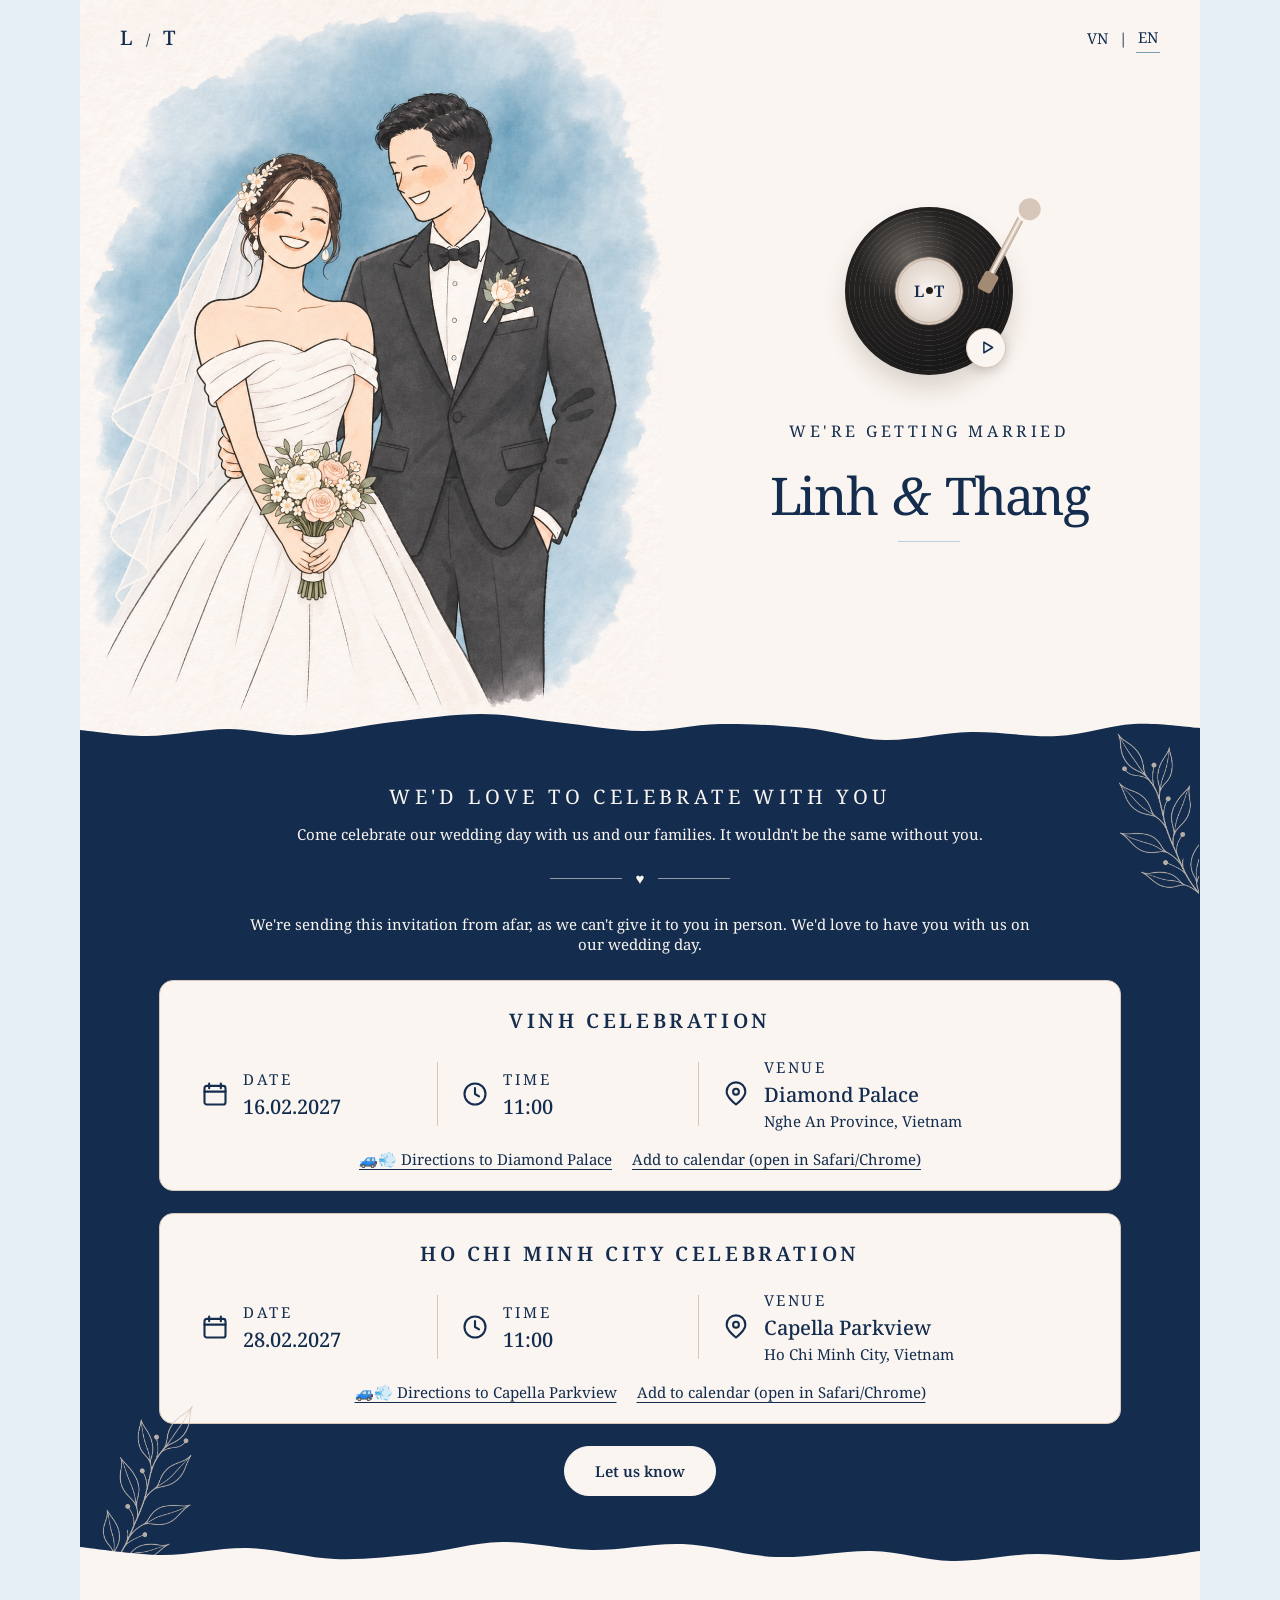
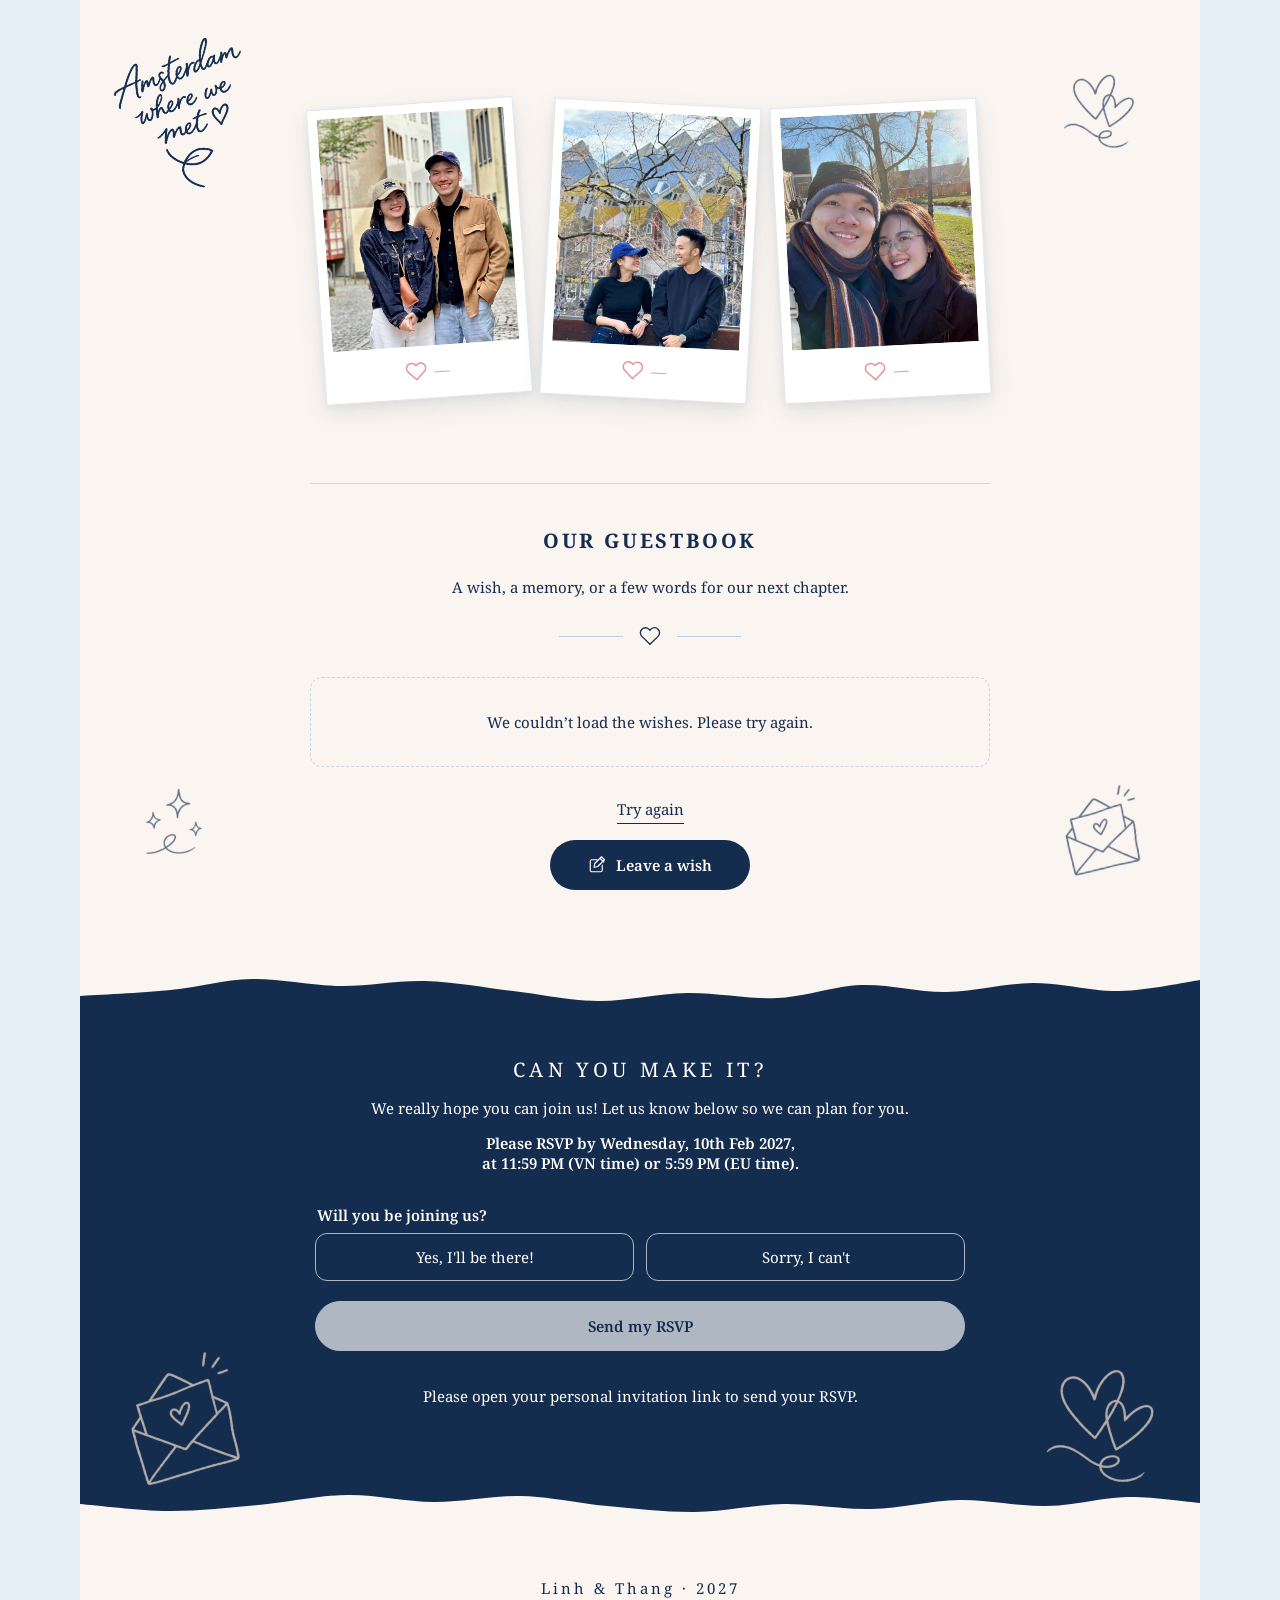
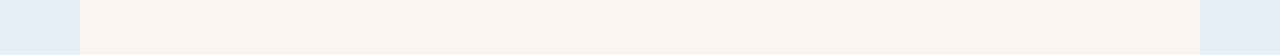
<file: index.html>
<!doctype html>
<html lang="en">
<head>
  <meta charset="utf-8">
  <meta name="viewport" content="width=device-width,initial-scale=1,viewport-fit=cover">
  <meta name="theme-color" content="#e6eff5">
  <meta name="description" content="We'd love to celebrate our wedding with you. Nghe An · 16 February 2027 | Ho Chi Minh City · 28 February 2027.">
  <title>Linh & Thang | We're getting married!</title>
  <!-- Static sharing metadata is readable before JavaScript or the private guest lookup.
       Keep og:url and canonical unset: invitation query parameters identify the recipient. -->
  <meta property="og:type" content="website">
  <meta property="og:site_name" content="Linh &amp; Thang">
  <meta property="og:locale" content="en_US">
  <meta property="og:locale:alternate" content="vi_VN">
  <meta property="og:title" content="Linh &amp; Thang · 16 &amp; 28 February 2027">
  <meta property="og:description" content="We'd love to celebrate our wedding with you. Nghe An · 16 February 2027 | Ho Chi Minh City · 28 February 2027.">
  <meta property="og:image" content="https://linhthangwedding.github.io/assets/share-invitation-20261123-rgb.jpg">
  <meta property="og:image:secure_url" content="https://linhthangwedding.github.io/assets/share-invitation-20261123-rgb.jpg">
  <meta property="og:image:type" content="image/jpeg">
  <meta property="og:image:width" content="2048">
  <meta property="og:image:height" content="1301">
  <meta property="og:image:alt" content="Linh and Thang's wedding invitation, featuring a watercolour bride and groom on a blue and beige background.">
  <meta name="twitter:card" content="summary_large_image">
  <meta name="twitter:title" content="Linh &amp; Thang · 16 &amp; 28 February 2027">
  <meta name="twitter:description" content="We'd love to celebrate our wedding with you. Nghe An · 16 February 2027 | Ho Chi Minh City · 28 February 2027.">
  <meta name="twitter:image" content="https://linhthangwedding.github.io/assets/share-invitation-20261123-rgb.jpg">
  <meta name="twitter:image:alt" content="Linh and Thang's wedding invitation, featuring a watercolour bride and groom on a blue and beige background.">
  <link rel="preconnect" href="https://script.google.com">
  <link rel="dns-prefetch" href="//script.googleusercontent.com">
  <!-- Load the exact display label from this site's small encrypted snapshot.
       This is a display hint only. Live guest verification still controls RSVP.
       The snapshot contains no RSVP responses or plain-text guest directory. -->
  <script>
  (() => {
    const params = new URLSearchParams(location.search);
    const slug = (params.get("i") || params.get("invite") || "").trim();
    if (!/^[a-z0-9][a-z0-9-]{1,75}$/.test(slug) || !window.crypto?.subtle) return;
    window.__ltwFastGuestLookup = (async () => {
      try {
        const encoder = new TextEncoder();
        const digest = value => crypto.subtle.digest("SHA-256", encoder.encode(value));
        const [response, idBytes, keyBytes] = await Promise.all([
          fetch("assets/invite-labels-20261124.json", {cache:"no-cache", priority:"high"}),
          digest(slug), digest("ltw:invite-label:v1:" + slug)
        ]);
        if (!response.ok) return "";
        const snapshot = await response.json();
        if (snapshot.version !== 1) return "";
        const id = Array.from(new Uint8Array(idBytes), byte => byte.toString(16).padStart(2, "0")).join("");
        const record = snapshot.labels?.[id];
        if (!Array.isArray(record) || record.length !== 2) return "";
        const bytes = value => Uint8Array.from(atob(value), char => char.charCodeAt(0));
        const key = await crypto.subtle.importKey("raw", keyBytes, "AES-GCM", false, ["decrypt"]);
        const plain = await crypto.subtle.decrypt({name:"AES-GCM", iv:bytes(record[0]), additionalData:encoder.encode(slug)}, key, bytes(record[1]));
        const name = new TextDecoder().decode(plain).trim().slice(0, 120);
        if (!name || window.__ltwAuthoritativeGuestSettled) return "";
        window.__ltwFastGuestName = name;
        const paint = () => {
          if (window.__ltwAuthoritativeGuestSettled) return;
          const label = document.getElementById("inviteGuestName");
          if (label) {
            label.textContent = name;
            label.classList.remove("hidden");
          }
          const notice = document.getElementById("inviteGuestNotice");
          if (notice?.dataset.messageKey === "guestLoading") {
            notice.dataset.messageKey = "";
            notice.textContent = "";
            notice.classList.add("hidden");
          }
        };
        paint();
        if (document.readyState === "loading") document.addEventListener("DOMContentLoaded", paint, {once:true});
        return name;
      } catch (_) { return ""; } // Unsupported crypto/network: use the existing live lookup.
    })();
  })();
  </script>
  <!-- Begin the private guest lookup as soon as the HTML head is parsed.
       The response is held for script.js?v=repeat-hearts-20261104; no names are embedded in public files. -->
  <script>
  (() => {
    const slug = new URLSearchParams(location.search).get("i") ||
                 new URLSearchParams(location.search).get("invite") || "";
    if (!/^[a-z0-9][a-z0-9-]{1,75}$/.test(slug)) return;
    const endpoint = new URL("https://script.google.com/macros/s/AKfycbwDA6HVjo0JZUM0dCiPjVwNB2Whzjgsr4IiuTxulmd2LDijhpfQ3SR_c34VVJ6mXHNRxQ/exec");
    const callback = "ltEarlyGuest" + Math.random().toString(36).slice(2);
    endpoint.searchParams.set("action", "guest");
    endpoint.searchParams.set("invite", slug);
    endpoint.searchParams.set("callback", callback);
    endpoint.searchParams.set("nocache", String(Date.now()));
    window.__ltwEarlyGuestLookup = new Promise((resolve, reject) => {
      const tag = document.createElement("script");
      let complete = false;
      const timer = setTimeout(() => finish(new Error("Guest lookup timed out")), 20000);
      function finish(error, data) {
        if (complete) return;
        complete = true;
        clearTimeout(timer);
        tag.remove();
        delete window[callback];
        if (error) reject(error);
        else resolve(data);
      }
      // Paint the verified guest name as soon as the early lookup returns.
      // Do not wait for the main JavaScript bundle or trust a guessed slug.
      window[callback] = data => {
        if (data && (data.valid === true || data.invalid === true)) window.__ltwAuthoritativeGuestSettled = true;
        if (data && data.valid === true && typeof data.name === "string" && data.name.trim()) {
          const name = data.name.trim().slice(0, 120);
          const cacheEntry = JSON.stringify({
            name,
            expires: Date.now() + 3 * 24 * 60 * 60 * 1000
          });
          for (const kind of ["localStorage", "sessionStorage"]) {
            try { window[kind].setItem("ltw:verifiedGuest:" + slug, cacheEntry); }
            catch (_) { /* Private browsing may block storage. */ }
          }
          const paint = () => {
            const label = document.getElementById("inviteGuestName");
            if (!label) return false;
            label.textContent = name;
            label.classList.remove("hidden");
            const notice = document.getElementById("inviteGuestNotice");
            if (notice && notice.dataset.messageKey === "guestLoading") {
              notice.dataset.messageKey = "";
              notice.textContent = "";
              notice.classList.add("hidden");
            }
            return true;
          };
          if (!paint()) document.addEventListener("DOMContentLoaded", paint, {once:true});
        }
        finish(null, data);
      };
      tag.onerror = () => finish(new Error("Guest lookup failed"));
      tag.src = endpoint.toString();
      tag.async = true;
      document.head.appendChild(tag);
    });
  })();
  </script>
  <link rel="preconnect" href="https://fonts.googleapis.com">
  <link rel="preconnect" href="https://fonts.gstatic.com" crossorigin>
  <link href="https://fonts.googleapis.com/css2?family=Noto+Serif:ital,wght@0,400;0,500;0,600;1,400;1,500&display=swap" rel="stylesheet">
  <link rel="preload" as="image" href="assets/hero-watercolour-bouquet-20261103.png" fetchpriority="high">
  <link rel="stylesheet" href="styles.css?v=amsterdam-love-20261116">
  <link rel="stylesheet" href="guestbook.css?v=20261116b">
</head>
<body>
<main class="site-shell">

  <header class="topbar">
    <a class="monogram" href="#top" aria-label="Linh and Thang" data-i18n-aria-label="brandAria">L <span>/</span> T</a>
    <!-- Switch between fully localized Vietnamese and English invitations. -->
    <div class="lang-switch" aria-label="Choose a language" data-i18n-aria-label="languageAria">
      <button class="lang-btn" data-lang="vi" type="button">VN</button>
      <span>|</span>
      <button class="lang-btn active" data-lang="en" type="button">EN</button>
    </div>
  </header>

  <section class="hero" id="top">
    <div class="hero-photo">
      <img src="assets/hero-watercolour-bouquet-20261103.png" alt="Watercolour wedding portrait of Linh and Thang" data-i18n-alt="imageAlt" width="1117" height="1408" loading="eager" fetchpriority="high">
      <span class="photo-wash" aria-hidden="true"></span>
    </div>
    <div class="hero-copy">
      <div class="vinyl-player" id="vinylPlayer">
        <div class="turntable-deck">
          <div class="turntable-arm" aria-hidden="true"></div>
          <button class="vinyl-play-button" id="vinylPlayButton" type="button" disabled
            aria-label="Play I Think They Call This Love (Cover)" data-i18n-aria-label="musicPlayLabel" aria-pressed="false">
            <span class="vinyl-disc" aria-hidden="true"><span class="vinyl-disc-label">L&nbsp;&nbsp;T</span></span>
            <span class="vinyl-control" aria-hidden="true">
              <svg class="vinyl-icon-play" viewBox="0 0 24 24" fill="none" stroke="currentColor" stroke-width="1.7" stroke-linejoin="round"><path d="m9 6 10 6-10 6z"/></svg>
              <svg class="vinyl-icon-pause" viewBox="0 0 24 24" fill="none" stroke="currentColor" stroke-width="1.7" stroke-linecap="round"><path d="M9 6v12M15 6v12"/></svg>
            </span>
          </button>
        </div>
        <p id="vinylStatus" class="vinyl-status sr-only" role="status" aria-live="polite" data-i18n="musicLoading">Loading music player…</p>
        <div class="spotify-playback-service" aria-hidden="true" inert>
          <div class="spotify-embed-slot" id="spotifyEmbedSlot" aria-label="Spotify player for I Think They Call This Love (Cover)"></div>
        </div>
      </div>
      <p class="eyebrow" data-i18n="weddingOf">WE'RE GETTING MARRIED</p>
      <h1>Linh <em>&amp;</em> Thang</h1>
      <div class="fine-rule" aria-hidden="true"></div>
    </div>
  </section>

  <section class="invite-card botanical-card">
    <span class="botanical branch-left" aria-hidden="true"></span>
    <span class="botanical branch-right" aria-hidden="true"></span>

    <p class="invite-kicker" data-i18n="formalInvite">WE'D LOVE TO CELEBRATE WITH YOU</p>
    <p id="inviteGuestName" class="invite-guest-name hidden" aria-live="polite"></p>
    <!-- Paint the name from the personal URL immediately; backend verifies it before RSVP. -->
    <script>
      (() => {
        const params = new URLSearchParams(window.location.search);
        const slug = (params.get("i") || params.get("invite") || "").trim();
        let name = (window.__ltwFastGuestName || params.get("to") || "").trim().slice(0, 120);
        if (!name && /^[a-z0-9][a-z0-9-]{1,75}$/.test(slug)) {
          // Only a name previously verified by our backend is saved locally.
          // Show it before the rest of the page finishes parsing.
          try {
            const key = "ltw:verifiedGuest:" + slug;
            const cached = JSON.parse(localStorage.getItem(key) || sessionStorage.getItem(key) || "null");
            if (cached && typeof cached.name === "string" && cached.expires > Date.now()) {
              name = cached.name.trim().slice(0, 120);
            }
          } catch (_) { /* Private browsing may disable local storage. */ }
        }
        if (slug && name && /^[a-z0-9][a-z0-9-]{1,75}$/.test(slug)) {
          const label = document.getElementById("inviteGuestName");
          label.textContent = name;
          label.classList.remove("hidden");
        }
      })();
    </script>
    <p id="inviteGuestNotice" class="invite-guest-notice hidden" role="status"></p>
    <p class="invite-copy" data-i18n="inviteCopy">Come celebrate our wedding day with us and our families. It wouldn't be the same without you.</p>

    <div class="ornament"><span></span><i>♥</i><span></span></div>

    <p class="invite-copy celebration-note" data-i18n="celebrationNote">We're sending this invitation from afar, as we can't give it to you in person. We'd love to have you with us on our wedding day.</p>

    <div class="celebration-panel celebration-panel--vinh">
      <p class="celebration-heading" data-i18n="vinhCelebration">VINH CELEBRATION</p>
      <div class="event-facts">
        <div class="fact">
          <div class="fact-icon" aria-hidden="true"><svg viewBox="0 0 24 24" focusable="false" xmlns="http://www.w3.org/2000/svg"><rect x="3" y="5" width="18" height="16" rx="2"/><path d="M7 3v4M17 3v4M3 10h18"/></svg></div>
          <div>
            <span class="fact-label" data-i18n="dateLabel">Date</span>
            <strong>16.02.2027</strong>
          </div>
        </div>
        <div class="fact">
          <div class="fact-icon" aria-hidden="true"><svg viewBox="0 0 24 24" focusable="false" xmlns="http://www.w3.org/2000/svg"><circle cx="12" cy="12" r="9"/><path d="M12 7v5l3.5 2"/></svg></div>
          <div>
            <span class="fact-label" data-i18n="timeLabel">Time</span>
            <strong>11:00</strong>
          </div>
        </div>
        <div class="fact location-fact">
          <div class="fact-icon" aria-hidden="true"><svg viewBox="0 0 24 24" focusable="false" xmlns="http://www.w3.org/2000/svg"><path d="M20 10c0 5-8 11-8 11S4 15 4 10a8 8 0 1 1 16 0Z"/><circle cx="12" cy="10" r="2.5"/></svg></div>
          <div>
            <span class="fact-label" data-i18n="locationLabel">Venue</span>
            <strong data-i18n="vinhVenue">Diamond Palace</strong>
            <small data-i18n="vinhCity">Nghe An Province, Vietnam</small>
          </div>
        </div>
      </div>
      <div class="celebration-links">
        <a class="text-link" href="https://www.google.com/maps/search/?api=1&amp;query=Diamond+Palace+9+Ho+Tung+Mau+Vinh+Nghe+An+Vietnam&amp;query_place_id=ChIJ3fLn3-zPOTERuhiOadFgFDk" target="_blank" rel="noopener" data-i18n="vinhDirections">🚙💨 Directions to Diamond Palace</a>
        <div class="calendar-action">
          <a class="text-link" href="https://linhthangwedding.github.io/assets/linh-thang-wedding-vinh.ics" download="Linh-Thang-Wedding-Vinh.ics" data-i18n="saveDate">Add to calendar (open in Safari/Chrome)</a>
        </div>
      </div>
    </div>

    <div class="celebration-panel celebration-panel--hcm">
      <p class="celebration-heading" data-i18n="hcmCelebration">HO CHI MINH CITY CELEBRATION</p>
      <div class="event-facts">
        <div class="fact">
          <div class="fact-icon" aria-hidden="true"><svg viewBox="0 0 24 24" focusable="false" xmlns="http://www.w3.org/2000/svg"><rect x="3" y="5" width="18" height="16" rx="2"/><path d="M7 3v4M17 3v4M3 10h18"/></svg></div>
          <div>
            <span class="fact-label" data-i18n="dateLabel">Date</span>
            <strong>28.02.2027</strong>
          </div>
        </div>
        <div class="fact">
          <div class="fact-icon" aria-hidden="true"><svg viewBox="0 0 24 24" focusable="false" xmlns="http://www.w3.org/2000/svg"><circle cx="12" cy="12" r="9"/><path d="M12 7v5l3.5 2"/></svg></div>
          <div>
            <span class="fact-label" data-i18n="timeLabel">Time</span>
            <strong>11:00</strong>
          </div>
        </div>
        <div class="fact location-fact">
          <div class="fact-icon" aria-hidden="true"><svg viewBox="0 0 24 24" focusable="false" xmlns="http://www.w3.org/2000/svg"><path d="M20 10c0 5-8 11-8 11S4 15 4 10a8 8 0 1 1 16 0Z"/><circle cx="12" cy="10" r="2.5"/></svg></div>
          <div>
            <span class="fact-label" data-i18n="locationLabel">Venue</span>
            <strong>Capella Parkview</strong>
            <small data-i18n="city">Ho Chi Minh City, Vietnam</small>
          </div>
        </div>
      </div>
      <div class="celebration-links">
        <a class="text-link" href="https://www.google.com/maps/search/?api=1&amp;query=Capella+Parkview+Ho+Chi+Minh+City" target="_blank" rel="noopener" data-i18n="hcmDirections">🚙💨 Directions to Capella Parkview</a>
        <div class="calendar-action">
          <a class="text-link" href="https://linhthangwedding.github.io/assets/linh-thang-wedding.ics" download="Linh-Thang-Wedding.ics" data-i18n="saveDate">Add to calendar (open in Safari/Chrome)</a>
        </div>
      </div>
    </div>

    <div class="invite-actions celebration-rsvp-action">
      <a class="btn primary" href="#rsvp" data-i18n="rsvpButton">Let us know</a>
    </div>
  </section>

  <section class="story-section" id="story">
    <figure class="story-origin">
      <span class="story-origin-art" aria-hidden="true"></span>
      <figcaption class="sr-only" data-i18n="storyOrigin">Amsterdam — where we met</figcaption>
    </figure>


    <!-- Caption-free demo: replace the three src values after layout approval. -->
    <div class="polaroid-gallery" role="group" aria-label="Three favorite moments of Linh and Thang">
      <figure class="polaroid polaroid--one">
        <div class="polaroid-photo"><img src="assets/polaroid-couple-20261106.jpg" alt="Linh and Thang together" data-i18n-alt="storyPhotoCoupleAlt" width="1436" height="2048" loading="lazy" decoding="async"></div>
        <button class="photo-heart" type="button" data-photo-heart="keukenhof" aria-label="Like this photo" disabled><svg viewBox="0 0 24 24" aria-hidden="true"><path d="M20.8 4.6a5.5 5.5 0 0 0-7.8 0L12 5.7l-1.1-1.1a5.5 5.5 0 0 0-7.8 7.8L12 21l8.8-8.6a5.5 5.5 0 0 0 0-7.8Z"/></svg><span class="photo-heart-count">—</span></button>
      </figure>
      <figure class="polaroid polaroid--two">
        <div class="polaroid-photo"><img src="assets/polaroid-rotterdam.jpeg?v=20261102b" onerror="this.onerror=null;this.src='assets/louvre.jpeg'" alt="Linh and Thang in Rotterdam" loading="lazy" decoding="async"></div>
        <button class="photo-heart" type="button" data-photo-heart="rotterdam" aria-label="Like this photo" disabled><svg viewBox="0 0 24 24" aria-hidden="true"><path d="M20.8 4.6a5.5 5.5 0 0 0-7.8 0L12 5.7l-1.1-1.1a5.5 5.5 0 0 0-7.8 7.8L12 21l8.8-8.6a5.5 5.5 0 0 0 0-7.8Z"/></svg><span class="photo-heart-count">—</span></button>
      </figure>
      <figure class="polaroid polaroid--three">
        <div class="polaroid-photo"><img src="assets/polaroid-zaandam-20261104.jpg" alt="Linh and Thang in Zaandam" data-i18n-alt="storyPhotoZaandamAlt" width="2048" height="1536" loading="lazy" decoding="async"></div>
        <button class="photo-heart" type="button" data-photo-heart="zaandam" aria-label="Like this photo" disabled><svg viewBox="0 0 24 24" aria-hidden="true"><path d="M20.8 4.6a5.5 5.5 0 0 0-7.8 0L12 5.7l-1.1-1.1a5.5 5.5 0 0 0-7.8 7.8L12 21l8.8-8.6a5.5 5.5 0 0 0 0-7.8Z"/></svg><span class="photo-heart-count">—</span></button>
      </figure>
    </div>
    <p id="photoHeartStatus" class="photo-heart-status" role="status" aria-live="polite"></p>

    <section class="guestbook" id="guestbook" aria-labelledby="guestbookTitle">
      <h2 class="guestbook-title" id="guestbookTitle" data-gb-copy="title">OUR GUESTBOOK</h2>
      <p class="guestbook-intro" data-gb-copy="intro">A wish, a memory, or a few words for our next chapter.</p>
      <div class="guestbook-divider" aria-hidden="true"><svg viewBox="0 0 24 24"><path d="M20.8 4.6a5.5 5.5 0 0 0-7.8 0L12 5.7l-1.1-1.1a5.5 5.5 0 0 0-7.8 7.8L12 21l8.8-8.6a5.5 5.5 0 0 0 0-7.8Z"/></svg></div>
      <p class="guestbook-state" id="guestbookState" role="status">Opening our guestbook…</p>
      <div class="guestbook-list" id="guestbookList" role="region" tabindex="0" aria-label="Wishes for Linh and Thang"></div>
      <p class="guestbook-scroll-hint" id="guestbookScrollHint" data-gb-copy="scroll" hidden>Scroll inside the guestbook to read more</p>
      <div class="guestbook-actions">
        <button type="button" class="guestbook-retry" id="guestbookRetry" data-gb-copy="retry" hidden>Try again</button>
        <button type="button" class="guestbook-more" id="guestbookMore" data-gb-copy="more" hidden>Read more wishes</button>
        <button type="button" class="btn primary guestbook-open" id="guestbookOpen" aria-haspopup="dialog" aria-controls="guestbookDialog">
          <svg viewBox="0 0 24 24" aria-hidden="true"><path d="M12 5H5a2 2 0 0 0-2 2v12a2 2 0 0 0 2 2h12a2 2 0 0 0 2-2v-7M16 3l5 5M9 15l4-1L22 5l-4-4-9 9-1 5Z"/></svg>
          <span data-gb-copy="open">Leave a wish</span>
        </button>
      </div>
    </section>


    <div class="story-small-doodles" aria-hidden="true">
      <span class="story-doodle story-doodle-hearts"></span>
      <span class="story-doodle story-doodle-letter"></span>
      <span class="story-doodle story-doodle-sparkles"></span>
    </div>


  </section>

  <section class="rsvp-section" id="rsvp">
    <div class="rsvp-head">
      <p class="section-kicker" data-i18n="rsvpTitle">CAN YOU MAKE IT?</p>
      <p id="rsvpIntro" data-i18n="rsvpIntro">We really hope you can join us! Let us know below so we can plan for you.</p>
      <p class="rsvp-deadline" data-i18n="rsvpDeadline">Please RSVP by Wednesday, 10th Feb 2027,
at 11:59 PM (VN time) or 5:59 PM (EU time).</p>
    </div>

    <div id="rsvpClosedPanel" class="rsvp-closed-panel hidden" role="status" aria-live="polite">
      <p id="rsvpClosedMessage"></p>
      <p id="rsvpSeeYou" class="rsvp-see-you hidden" data-i18n="rsvpSeeYou">See you at our</p>
      <p id="rsvpVenueSummary" class="rsvp-venue-summary hidden"></p>
      <p id="rsvpSignoff" class="rsvp-signoff hidden" data-i18n="rsvpSignoff">With love,
Linh &amp; Thang ♡</p>
      <div id="rsvpEditControls" class="rsvp-edit-controls hidden">
        <p data-i18n="rsvpEditHint">Plans changed? You can update your RSVP until February 10, 2027, at 11:59 PM (Vietnam time) / 5:59 PM (CET).</p>
      </div>
      <div id="rsvpActionRow" class="rsvp-action-row hidden">
        <button type="button" id="rsvpEditButton" class="btn ghost hidden" data-i18n="rsvpEditButton">Update my RSVP</button>
        <div id="rsvpCalendarAction" class="calendar-action rsvp-calendar-action hidden">
          <a id="rsvpCalendarButton" class="btn primary rsvp-calendar-button hidden" href="https://linhthangwedding.github.io/assets/linh-thang-wedding.ics" download="Linh-Thang-Wedding.ics" data-i18n="rsvpCalendarButton">Add to calendar (open in Safari/Chrome)</a>
        </div>
      </div>
    </div>

    <form id="rsvpForm" class="rsvp-form">
      <input type="hidden" name="event" value="hcm">
      <input type="hidden" name="invite" id="rsvpInvite" value="">
      <p id="rsvpGuestSummary" class="rsvp-invitee hidden" aria-live="polite">
        <span data-i18n="guestSummaryLabel">Replying for</span>
        <strong id="rsvpGuestName"></strong>
      </p>

      <fieldset>
        <legend data-i18n="attendingQ">Will you be joining us?</legend>
        <div class="choice-row">
          <label class="choice"><input type="radio" name="attending" value="yes" required><span data-i18n="yes">Yes, I'll be there!</span></label>
          <label class="choice"><input type="radio" name="attending" value="no" required><span data-i18n="no">Sorry, I can't</span></label>
        </div>
      </fieldset>

      <div id="yesBranch" class="branch hidden">
        <fieldset id="rsvpVenueFieldset" disabled>
          <legend data-i18n="venueQuestion">Which celebration will you be joining?</legend>
          <div class="choice-row">
            <label class="choice"><input type="radio" name="venue" value="Vinh" required disabled><span data-i18n="venueVinh">Nghe An</span></label>
            <label class="choice"><input type="radio" name="venue" value="HCM" required disabled><span data-i18n="venueHCM">Ho Chi Minh City</span></label>
          </div>
        </fieldset>
        <label>
          <span data-i18n="partySize">How many are coming (including you)?</span>
          <input type="number" name="party_size" min="1" max="10" step="1" value="1" inputmode="numeric" disabled>
          <small class="party-help" data-i18n="partySizeHelp">Please include yourself in the total.</small>
          <span class="party-summary" id="partyConfirmation" aria-live="polite"></span>
        </label>
      </div>

      <div id="noBranch" class="branch hidden">
        <div class="decline-message">
          <p id="declineMessage" aria-live="polite"></p>
          <p class="rsvp-signoff" data-i18n="rsvpSignoff">With love,
Linh &amp; Thang ♡</p>
        </div>
        <textarea name="wishes" rows="4" aria-label="A little note or wish for Linh & Thang" data-i18n-aria-label="wishes" data-i18n-placeholder="wishesPlaceholder" placeholder="Leave us a little wish, if you'd like..."></textarea>
      </div>

      <button class="btn primary full" type="submit" data-i18n="submit">Send my RSVP</button>
      <button id="rsvpCancelEdit" class="btn ghost rsvp-cancel-edit hidden" type="button" data-i18n="rsvpCancelEdit">Back to my RSVP</button>
      <p id="formStatus" class="form-status" role="status"></p>
    </form>
  </section>

  <footer>
    <p>Linh &amp; Thang · 2027</p>
  </footer>
</main>

<dialog class="guestbook-dialog" id="guestbookDialog" aria-labelledby="guestbookModalTitle" aria-describedby="guestbookModalIntro">
  <button class="guestbook-close" type="button" id="guestbookClose" aria-label="Close the wish form"><svg viewBox="0 0 24 24" aria-hidden="true"><path d="m6 6 12 12M6 18 18 6"/></svg></button>
  <h2 id="guestbookModalTitle" data-gb-copy="modalTitle">A little note for Linh &amp; Thang</h2>
  <p class="guestbook-dialog-intro" id="guestbookModalIntro" data-gb-copy="modalIntro">We’d love to read a few words from you.</p>
  <form class="guestbook-form" id="guestbookForm">
    <p id="guestbookFeedback" class="guestbook-feedback" role="status" aria-live="polite" hidden></p>
    <label class="guestbook-field" for="guestbookName"><span data-gb-copy="name">Your name</span>
      <input id="guestbookName" name="display_name" type="text" autocomplete="name" maxlength="80" required>
    </label>
    <label class="guestbook-field" for="guestbookMessage"><span data-gb-copy="message">Your wish</span>
      <textarea id="guestbookMessage" name="message" rows="4" maxlength="1000" required aria-describedby="guestbookPublicNote"></textarea>
    </label>
    <div class="guestbook-field-footer"><output class="guestbook-counter" id="guestbookCounter" for="guestbookMessage" aria-hidden="true">0 / 1000</output></div>
    <label class="guestbook-honeypot" aria-hidden="true">Website<input type="text" name="website" tabindex="-1" autocomplete="off"></label>
    <p class="guestbook-public-note" id="guestbookPublicNote" data-gb-copy="publicNote">Your name and wish will appear in the guestbook for everyone to read.</p>
    <button class="btn primary" id="guestbookSend" type="submit" data-gb-copy="send">Send my wish</button>
  </form>
</dialog>
<script src="script.js?v=fast-invite-name-20261124"></script>
<script src="guestbook.js?v=addressing-copy-20261117"></script>
</body>
</html>
</file>
<file: styles.css>
:root{
  --bg:#e6eff5;
  --paper:#ffffff;
  --paper2:#ffffff;
  --ink:#142d4e;
  --muted:#587b90;
  --line:#bfd3df;
  --sage:#7e9fb3;
  --button:#142d4e;
  --button-dark:#0b1e36;
}
*{box-sizing:border-box}
html{scroll-behavior:smooth}
body{
  margin:0;
  background:var(--bg);
  color:var(--ink);
  font-family:"Manrope",system-ui,sans-serif;
}
button,input,textarea{font:inherit}
.site-shell{
  width:min(100%,1120px);
  margin:0 auto;
  background:var(--paper);
  box-shadow:none;
  overflow:hidden;
}
.topbar{
  position:absolute;
  z-index:10;
  width:min(calc(100% - 40px),1080px);
  left:50%;
  transform:translateX(-50%);
  top:22px;
  display:flex;
  justify-content:space-between;
  align-items:center;
  padding:0 20px;
}
.monogram{
  color:var(--ink);
  text-decoration:none;
  font:500 18px/1 "Noto Serif",serif;
  letter-spacing:.08em;
}
.monogram span{color:#88a9bc;font-weight:400;margin:0 5px}
.lang-switch{display:flex;gap:9px;align-items:center;color:#587b90;font-family:"Noto Serif",serif;font-size:13px}
.lang-btn{border:0;background:transparent;color:#587b90;padding:5px 2px;cursor:pointer}
.lang-btn.active{color:var(--ink);border-bottom:1px solid #7e9fb3}

.hero{
  min-height:590px;
  display:grid;
  grid-template-columns:52% 48%;
  background:#ffffff;
}
.hero-photo{
  position:relative;
  min-height:590px;
  overflow:hidden;
}
.hero-photo img{
  width:100%;
  height:100%;
  object-fit:cover;
  object-position:center 64%;
  display:block;
  filter:none;
}
.photo-wash{display:none;}
.hero-copy{
  display:flex;
  flex-direction:column;
  justify-content:center;
  align-items:center;
  text-align:center;
  background:#faf5f1;
  padding:90px 54px 84px 36px;
}
.eyebrow,.section-kicker,.invite-kicker,.event-title{
  font-family:"Noto Serif",serif;
  letter-spacing:.22em;
}
.eyebrow{font-size:12px;margin:0 0 28px}
.hero h1{
  font-family:"Noto Serif",serif;
  font-size:clamp(56px,7vw,92px);
  font-weight:400;
  line-height:.95;
  margin:0;
  letter-spacing:-.045em;
}
.hero h1 em{
  color:#8aaec2;
  font-weight:400;
  font-style:italic;
  padding:0 .08em;
}
.fine-rule{width:62px;height:1px;background:#b8d0df;margin:28px 0 20px}
.hero-date{
  font-family:"Noto Serif",serif;
  font-size:20px;
  letter-spacing:.32em;
  margin:0 0 20px;
}
.hero-tagline{color:var(--muted);font-size:13px;line-height:1.7;max-width:360px;margin:0}

.invite-card{
  --invite-paper:#faf5f1;
  --invite-line:#d7c7ba;
  --lt-text-light:var(--invite-paper);
  position:relative;
  z-index:3;
  width:100%;
  margin:-34px auto 0;
  padding:46px 78px 42px;
  text-align:center;
  background:var(--ink);
  box-shadow:none;
  border:1px solid var(--ink);
  overflow:hidden;
}
.invite-kicker{font-size:20px;margin:0 0 14px}
.invite-copy{margin:5px auto;font-family:"Noto Serif",serif;font-size:17px}
.invite-copy.italic{font-style:italic;color:#587b90}
.celebration-note{max-width:780px;margin:0 auto 26px}
.ornament{display:flex;align-items:center;justify-content:center;gap:14px;margin:24px auto 26px;color:#7e9fb3}
.ornament span{width:72px;height:1px;background:#bfd3df}
.ornament i{font-style:normal;font-size:12px}
.ornament.dark{margin:20px auto 24px}
.event-title{font-size:17px;margin:0 0 26px}
.celebration-panel{
  margin:0 auto 22px;
  padding:26px 18px 19px;
  border:1px solid #cbdde7;
  border-radius:14px;
  background:#ffffff;
}
.celebration-heading{
  margin:0 0 23px;
  font-family:"Manrope",sans-serif;
  font-size:12px;
  font-weight:600;
  letter-spacing:.18em;
  color:#315b73;
}
.celebration-panel .event-facts{margin-bottom:16px}
.celebration-panel .fact{padding:0 clamp(8px,2vw,22px)}
.celebration-panel .fact strong{
  font-size:clamp(16px,2vw,21px);
  white-space:normal;
  overflow-wrap:break-word;
}
.celebration-links{display:flex;align-items:flex-start;justify-content:center;gap:4px 20px;flex-wrap:wrap}
.celebration-links .text-link{width:auto;margin:0;line-height:1.6}
.calendar-action{display:inline-flex;flex-direction:column;align-items:center;gap:4px;max-width:17rem}
.celebration-links .calendar-action{flex-direction:row;align-items:baseline;justify-content:center;gap:8px;max-width:100%;flex-wrap:wrap}
.celebration-links .calendar-action>.text-link{white-space:normal}
.calendar-download-note{display:block;max-width:100%;margin:0;font-weight:400;line-height:1.4;text-align:center;opacity:.75}
.rsvp-calendar-action{flex:1 1 0;min-width:0;max-width:245px}
.rsvp-action-row .rsvp-calendar-action .btn{flex:none;align-self:stretch;width:100%;max-width:none}
.celebration-rsvp-action{margin-top:20px}
@media(max-width:760px){
  .celebration-panel{padding:25px 15px 17px}
  .celebration-panel .event-facts{margin-bottom:18px}
  .celebration-panel .fact{padding:12px 8px}
  .celebration-panel .fact:last-child{border-bottom:0}
  .celebration-panel .fact strong{font-size:20px}
  .celebration-links{flex-direction:column;align-items:center;gap:12px}
  .celebration-rsvp-action .btn{width:100%}
}
.event-facts{
  display:grid;
  grid-template-columns:1fr 1fr 1.55fr;
  align-items:center;
  margin:0 auto 30px;
}
.fact{
  min-height:64px;
  display:grid;
  grid-template-columns:auto 1fr;
  gap:13px;
  align-items:center;
  padding:0 28px;
  border-right:1px solid #cfdee7;
  text-align:left;
}
.fact:last-child{border-right:0}
/* Each celebration icon has the same drawing box and SVG stroke on all screens. */
.fact-icon{
  display:flex;
  align-items:center;
  justify-content:center;
  width:30px;
  height:30px;
  flex:0 0 30px;
  color:#739aaf;
  line-height:1;
}
.fact-icon svg{
  display:block;
  width:28px;
  height:28px;
  flex:0 0 28px;
  stroke:currentColor;
  fill:none;
  stroke-width:1.8;
  stroke-linecap:round;
  stroke-linejoin:round;
}
.fact-label{
  display:block;
  font-size:10px;
  letter-spacing:.17em;
  text-transform:uppercase;
  color:#587b90;
  margin-bottom:4px;
}
.fact strong{
  display:block;
  font-family:"Noto Serif",serif;
  font-size:22px;
  font-weight:500;
  white-space:nowrap;
}
.fact small{display:block;font-family:"Noto Serif",serif;font-size:14px;margin-top:3px}
.invite-actions{display:flex;justify-content:center;align-items:center;gap:12px;flex-wrap:wrap}
.btn{
  display:inline-flex;
  align-items:center;
  justify-content:center;
  min-height:50px;
  padding:0 30px;
  border-radius:999px;
  border:1px solid transparent;
  text-decoration:none;
  cursor:pointer;
  transition:.18s ease;
  font-weight:600;
}
.btn:hover{transform:translateY(-1px)}
.primary{background:var(--button);color:#fff}
.primary:hover{background:var(--button-dark)}
.ghost{border-color:#9fbdcf;color:#315b73;background:transparent}
.text-link{
  width:100%;
  margin-top:5px;
  color:#315b73;
  font-size:12px;
  text-underline-offset:4px;
}
.botanical{
  position:absolute;
  width:135px;
  height:210px;
  opacity:.78;
  pointer-events:none;
  background-image:url("data:image/svg+xml,%3Csvg xmlns='http://www.w3.org/2000/svg' viewBox='0 0 140 220'%3E%3Cg fill='none' stroke='%237e9fb3' stroke-width='1.6'%3E%3Cpath d='M26 215C34 165 47 112 86 26'/%3E%3Cpath d='M42 160c-24-9-31-28-31-43M52 137c26-5 39-19 46-36M61 112c-19-9-24-25-23-39M72 87c21-4 31-15 37-29'/%3E%3C/g%3E%3Cg fill='%23edf5fa' stroke='%239fbdcf' stroke-width='1'%3E%3Cellipse cx='12' cy='114' rx='15' ry='8' transform='rotate(22 12 114)'/%3E%3Cellipse cx='101' cy='94' rx='16' ry='8' transform='rotate(-25 101 94)'/%3E%3Cellipse cx='35' cy='72' rx='14' ry='7' transform='rotate(28 35 72)'/%3E%3C/g%3E%3C/svg%3E");
  background-size:contain;background-repeat:no-repeat;
}
.branch-left{left:-24px;bottom:-38px}
.branch-right{right:-18px;top:8px;transform:scaleX(-1)}

.story-section{
  padding:76px 110px 72px;
  text-align:center;
  background:#faf5f1;
}
.section-kicker{font-size:16px;margin:0}
.story-copy{
  max-width:650px;
  margin:0 auto;
  font-family:"Noto Serif",serif;
  font-size:17px;
  line-height:1.9;
  color:#315b73;
}
.rsvp-signoff{
  margin:28px 0 0;
  white-space:pre-line;
  font:inherit;
  color:inherit;
}

.rsvp-section{
  padding:78px 110px 90px;
  background:#ffffff;
}
.rsvp-head{text-align:center;margin-bottom:32px}
.rsvp-head p:last-child{color:var(--muted);font-size:14px}
.rsvp-head .rsvp-deadline{
  margin:14px auto 0;
  color:#315b73;
  font-size:13px;
  font-weight:600;
  white-space:pre-line;
}
.rsvp-closed-panel{
  max-width:650px;
  margin:24px auto 0;
  padding:26px 28px;
  background:#ffffff;
  border:1px solid #c5dbe8;
  border-radius:12px;
  text-align:center;
  font-family:"Noto Serif",serif;
  color:#315b73;
  font-size:16px;
  line-height:1.8;
}
.rsvp-closed-panel p{margin:0}
.rsvp-closed-panel .rsvp-signoff{margin:22px auto 0;color:inherit}
.rsvp-closed-panel .rsvp-venue-summary{
  margin:8px auto 0;
  font:600 13px/1.6 "Manrope",system-ui,sans-serif;
  color:#315b73;
}

.rsvp-edit-controls{
  display:flex;
  flex-direction:column;
  align-items:center;
  margin:20px auto 0;
}
.rsvp-edit-controls p{
  max-width:490px;
  font:400 13px/1.75 "Manrope",system-ui,sans-serif;
  color:#587b90;
}
.rsvp-action-row{
  display:flex;
  flex-wrap:nowrap;
  justify-content:center;
  align-items:flex-start;
  gap:12px;
  margin:18px auto 0;
  width:100%;
}
.rsvp-action-row .btn{
  flex:1 1 0;
  min-width:0;
  max-width:245px;
  min-height:50px;
  padding:10px 14px;
  text-align:center;
  white-space:normal;
  line-height:1.35;
}
.rsvp-action-row .btn,
.rsvp-cancel-edit{
  font-family:"Manrope",system-ui,sans-serif;
  font-size:13px;
  font-weight:600;
}
.rsvp-cancel-edit{width:100%}
@media(max-width:760px){
  .rsvp-closed-panel{padding:25px 16px;}
  .rsvp-action-row{gap:8px;}
  .rsvp-action-row .btn{
    padding:10px 7px;
    font-size:clamp(10px,3vw,12px);
    min-height:50px;
  }
}
.rsvp-form{
  max-width:650px;
  margin:0 auto;
  display:grid;
  gap:20px;
}
.rsvp-form label,.rsvp-form legend{font-size:13px;font-weight:600;color:#315b73}
.rsvp-form input,.rsvp-form textarea{
  width:100%;
  margin-top:8px;
  padding:14px 15px;
  border:1px solid #bdd3e0;
  border-radius:12px;
  background:#fff;
  color:#315b73;
  outline:none;
}
.rsvp-form fieldset{border:0;padding:0;margin:0}
.choice-row{display:grid;grid-template-columns:1fr 1fr;gap:12px;margin-top:8px}
.choice{position:relative}
.choice input{position:absolute;opacity:0}
.choice span{
  min-height:48px;
  border:1px solid #bdd3e0;
  border-radius:12px;
  display:flex;
  align-items:center;
  justify-content:center;
  background:#fff;
  cursor:pointer;
}
.choice input:checked+span{background:#406b84;color:#fff;border-color:#406b84}
 /* RSVP attendance options use the site's BODY tier (15px), not heading treatment. */
#rsvpForm .choice input[name="attending"] + span{
  font-family:"Noto Serif",Georgia,serif;
  font-size:15px!important;
  font-weight:400!important;
  line-height:1.5;
  letter-spacing:normal;
}
.branch{display:grid;gap:18px}
#rsvpVenueFieldset{margin:0;padding:0;border:0}
#rsvpVenueFieldset legend{margin-bottom:3px}
#rsvpVenueFieldset .choice span{padding:8px 12px;text-align:center}

.hidden{display:none!important}
.full{width:100%}
.form-status{text-align:center;color:#587b90;font-size:12px;min-height:18px}
footer{
  padding:34px 24px 42px;
  text-align:center;
  background:#faf5f1;
  font-family:"Noto Serif",serif;
  letter-spacing:.2em;
  font-size:12px;
  color:#315b73;
}

@media(max-width:760px){
  .topbar{width:100%;top:14px;padding:0 18px}
  .hero{grid-template-columns:1fr;min-height:0}
  .hero-photo{height:480px;min-height:0}
  .hero-photo img{object-position:center 68%}
  .photo-wash{background:none}
  .hero-copy{padding:46px 22px 70px}
  .hero h1{font-size:60px}
  .hero-date{font-size:17px}
  .invite-card{width:100%;margin:-36px auto 0;padding:38px 20px 34px}
  .invite-kicker{font-size:17px}
  .event-facts{grid-template-columns:1fr}
  .fact{border-right:0;border-bottom:1px solid #cfdee7;padding:15px 18px}
  .fact:last-child{border-bottom:0}
  .fact strong{font-size:20px}
  .invite-actions{flex-direction:column}
  .btn{width:100%}
  .story-section,.rsvp-section{padding:62px 22px}
  .story-copy{font-size:16px}
}


/* Personalized invitation: visible only for guest-specific links. */
.invite-guest-name{
  margin:16px auto 16px;
  max-width:min(100%,680px);
  padding:0 16px;
  font-family:"Noto Serif",serif;
  font-size:clamp(24px,3.8vw,35px);
  line-height:1.4;
  font-weight:600;
  color:#315b73;
  overflow-wrap:anywhere;
}
.invite-guest-name:not(.hidden) + .invite-copy{margin-top:10px}
.rsvp-form input[readonly]{
  background:#ffffff;
  border-color:#c5dbe8;
  color:#315b73;
}
.rsvp-form button[type=submit]:disabled{opacity:.66;cursor:progress;transform:none}
@media(max-width:760px){
 .invite-guest-name{font-size:26px;margin:16px auto 18px;}
}

/* Show failures near the invitation instead of leaving the greeting blank. */
.invite-guest-notice{margin:10px auto 14px;max-width:520px;font-size:13px;line-height:1.7;color:#315b73;text-align:center}

/* Clearly confirm the total attendance count on the RSVP form. */
.party-help{display:block;margin-top:7px;font-size:12px;line-height:1.6;color:#587b90;font-weight:400}
.party-summary{display:block;margin-top:10px;font-size:13px;font-weight:600;color:#315b73}

/* The guest is identified by their invitation URL; no editable name input. */
.rsvp-invitee{margin:0;padding:16px 20px;border:1px solid #cbdde7;border-radius:12px;background:#cfe2ee;text-align:center;font-size:14px;color:#315b73;line-height:1.7}
.rsvp-invitee strong{display:block;font-family:"Noto Serif",serif;font-size:22px;font-weight:600;color:#315b73;overflow-wrap:anywhere}

/* A personalized, gentle note appears only when the guest declines. */
.decline-message{
  margin:0 0 6px;
  padding:20px 23px;
  border-left:2px solid #9ebed1;
  background:#ffffff;
  border-radius:4px 12px 12px 4px;
  font-family:"Noto Serif",serif;
  font-size:clamp(15px,1.7vw,17px);
  font-weight:400;
  line-height:1.85;
  color:#315b73;
  white-space:normal;
}
.decline-message > p:first-child{margin:0;white-space:pre-line}
.decline-message .rsvp-signoff{margin:18px auto 0;color:inherit;text-align:center}
@media(max-width:760px){.decline-message{padding:17px 18px;font-size:15px;line-height:1.75}}

/* During the English-only invitation review, keep the VN/EN switch hidden. */
.lang-switch[hidden]{display:none!important}

/* Our Story: consistent photo frames and balanced, responsive polaroids. */
.polaroid-gallery{
  box-sizing:border-box;
  width:min(100%,790px);
  max-width:100%;
  margin:38px auto 34px;
  padding:10px 6px 16px;
  display:grid;
  grid-template-columns:repeat(3,minmax(0,1fr));
  gap:clamp(12px,2vw,24px);
  align-items:center;
  justify-items:center;
}
.polaroid{
  --tilt:0deg;
  position:relative;
  box-sizing:border-box;
  width:min(100%,215px);
  min-width:0;
  max-width:215px;
  margin:0;
  padding:9px 9px 52px;
  background:#ffffff;
  border:1px solid rgba(126,159,179,.24);
  box-shadow:0 9px 22px rgba(49,91,115,.12),0 2px 6px rgba(49,91,115,.06);
  transform:rotate(var(--tilt));
  transform-origin:50% 50%;
  transition:transform .25s ease,box-shadow .25s ease;
}
.polaroid--one{--tilt:-4deg}
.polaroid--two{--tilt:3deg}
.polaroid--three{--tilt:-3deg}
/* The frame (not the image) fixes height, so tall source files cannot stretch the card. */
.polaroid-photo{
  position:relative;
  width:100%;
  aspect-ratio:4/5;
  overflow:hidden;
  background:#ffffff;
}
.polaroid-photo img{
  display:block;
  position:absolute;
  inset:0;
  width:100%;
  height:100%;
  object-fit:cover;
  object-position:center center;
}
.polaroid--two img{object-position:center 62%}
.polaroid--three img{object-position:38% center}
.photo-heart{
  position:absolute;left:50%;bottom:5px;transform:translateX(-50%);
  display:inline-flex;align-items:center;justify-content:center;gap:7px;
  min-width:76px;min-height:44px;padding:4px 12px;
  border:0;border-radius:22px;background:transparent;color:#d43f46;
  font:500 14px/1.2 var(--font-sans, sans-serif);cursor:pointer;
  -webkit-tap-highlight-color:transparent;touch-action:manipulation;
}
.photo-heart svg{width:22px;height:22px;fill:transparent;stroke:currentColor;stroke-width:1.7;transition:fill .18s,color .18s,transform .18s}
.photo-heart[data-hearted="true"]{color:#d43f46}
.photo-heart[data-hearted="true"] svg{fill:currentColor}
.photo-heart:focus-visible{outline:2px solid var(--ink);outline-offset:-2px}
.photo-heart[aria-busy="true"]{cursor:pointer}
.photo-heart:disabled{cursor:default;opacity:.55}
.photo-heart-count{min-width:1ch;font-variant-numeric:tabular-nums}
.photo-heart-status{position:absolute;width:1px;height:1px;padding:0;margin:-1px;overflow:hidden;clip-path:inset(50%);white-space:nowrap;border:0}
@media(max-width:760px){.photo-heart{bottom:0;min-height:40px;gap:5px;font-size:13px}.photo-heart svg{width:20px;height:20px}}
@media(hover:hover){.photo-heart:hover:not(:disabled){background:rgba(212,63,70,.12)}}
.photo-heart-float{
  position:absolute;left:50%;bottom:34px;width:25px;height:25px;
  color:#d43f46;pointer-events:none;z-index:4;
  animation:photo-heart-float 1.5s cubic-bezier(.22,.61,.36,1) both;
}
.photo-heart-float svg{display:block;width:100%;height:100%;fill:currentColor;stroke:currentColor;stroke-width:1.2}
/* Heart accents override the invitation-wide text palette, including SVG paths. */
html .site-shell :is(.photo-heart,.photo-heart-float),
html .site-shell :is(.photo-heart,.photo-heart-float) *{color:#d43f46!important}
@keyframes photo-heart-float{
  0%{opacity:1;transform:translate(-50%,0) scale(.65)}
  14%{opacity:1}
  65%{opacity:.9}
  100%{opacity:0;transform:translate(calc(-50% + var(--heart-drift)), -145px) rotate(var(--heart-turn)) scale(1.1)}
}
@media(prefers-reduced-motion:reduce){
  .photo-heart-float{animation:photo-heart-fade .55s ease-out both}
  @keyframes photo-heart-fade{from{opacity:1;transform:translateX(-50%)}to{opacity:0;transform:translateX(-50%)}}
}
@media(hover:hover) and (prefers-reduced-motion:no-preference){
  .polaroid:hover{
    transform:rotate(0deg) translateY(-5px);
    box-shadow:0 15px 27px rgba(49,91,115,.15);
  }
}
@media(max-width:760px){
  /* Keep tilted frames fully inside narrow phone viewports. */
  .story-section{
    min-width:0;
    padding:62px 20px;
  }
  .polaroid-gallery{
    width:min(100%,380px);
    max-width:100%;
    grid-template-columns:repeat(2,minmax(0,1fr));
    column-gap:clamp(12px,3.5vw,18px);
    row-gap:22px;
    margin:30px auto 24px;
    padding:14px 12px 18px;
    justify-items:center;
    align-items:start;
  }
  .polaroid{
    width:100%;
    max-width:150px;
    min-width:0;
    padding:7px 7px 42px;
  }
  .polaroid--three{
    grid-column:1/-1;
    grid-row:2;
    justify-self:center;
    width:min(100%,150px);
  }
  .rsvp-signoff{
    max-width:100%;
    margin:26px auto 0;
    padding:0 4px;
    white-space:pre-line;
    overflow-wrap:break-word;
  }
}
@media(max-width:360px){
  .story-section{padding-left:16px;padding-right:16px}
  .polaroid-gallery{column-gap:12px;row-gap:18px;padding-left:10px;padding-right:10px}
  .polaroid{max-width:135px}
  .polaroid--three{width:min(100%,135px)}
}
@media(prefers-reduced-motion:reduce){.polaroid{transition:none}}


/* Vintage turntable for OUR SONG. Spotify controls the actual audio. */
.vinyl-player{
  width:min(100%,610px);
  margin:0 auto;
  padding:25px 28px 28px;
  border:1px solid #d7c7ba;
  border-radius:18px;
  background:#ffffff;
  box-shadow:0 12px 32px rgba(49,91,115,.07);
}
.turntable-deck{
  position:relative;
  width:min(100%,310px);
  height:280px;
  margin:0 auto;
  display:flex;
  justify-content:center;
  align-items:center;
}
.vinyl-play-button{
  width:248px;
  height:248px;
  position:relative;
  border:0;
  border-radius:50%;
  background:transparent;
  padding:0;
  cursor:pointer;
  box-shadow:0 14px 22px rgba(89,68,50,.18);
}
.vinyl-play-button:disabled{cursor:default}
.vinyl-play-button:focus-visible{
  outline:3px solid #8c6b51;
  outline-offset:7px;
}
.vinyl-disc{
  position:absolute;
  inset:0;
  display:flex;
  align-items:center;
  justify-content:center;
  border:3px solid #22201f;
  border-radius:50%;
  background:
    repeating-radial-gradient(circle at center,transparent 0px,transparent 4px,rgba(255,255,255,.13) 4.4px,transparent 5px),
    radial-gradient(circle at 37% 28%,#66615c 0%,#262423 32%,#191818 75%,#2d2b29 100%);
  animation:vinyl-rotate 3.7s linear infinite;
}
.vinyl-disc::after{
  content:"";
  position:absolute;
  width:7px;
  height:7px;
  border-radius:50%;
  background:#201e1c;
  z-index:3;
}
.vinyl-disc-label{
  width:88px;
  height:88px;
  display:flex;
  align-items:center;
  justify-content:center;
  border-radius:50%;
  border:3px double rgba(122,94,72,.30);
  background:radial-gradient(circle,#faf5f1,#d7c7ba);
  color:#315b73;
  font-weight:600;
  letter-spacing:.04em;
}
.vinyl-control{
  position:absolute;
  right:12px;
  bottom:12px;
  z-index:4;
  width:47px;
  height:47px;
  display:flex;
  align-items:center;
  justify-content:center;
  border:1px solid #d7c7ba;
  border-radius:50%;
  background:#faf5f1;
  color:#315b73;
  box-shadow:0 3px 12px rgba(0,0,0,.17);
}
.vinyl-control svg{width:23px;height:23px}
.vinyl-icon-pause{display:none}
.vinyl-player.is-playing .vinyl-disc{animation-play-state:running}
.vinyl-player.is-playing .vinyl-icon-play{display:none}
.vinyl-player.is-playing .vinyl-icon-pause{display:block}
.turntable-arm{
  position:absolute;
  z-index:4;
  top:12px;
  right:1px;
  width:8px;
  height:143px;
  border:1px solid #bfa996;
  border-radius:10px;
  background:linear-gradient(90deg,#cbb7a4,#faf5f1,#c2ab96);
  transform:rotate(28deg);
  transform-origin:top center;
  pointer-events:none;
}
.turntable-arm::before{
  content:"";
  position:absolute;
  top:-14px;
  left:-9px;
  width:26px;
  height:26px;
  border-radius:50%;
  background:#d7c7ba;
  border:3px solid #faf5f1;
}
.turntable-arm::after{
  content:"";
  position:absolute;
  bottom:-7px;
  left:-4px;
  width:16px;
  height:23px;
  border-radius:3px;
  background:#a28a74;
}
.vinyl-status{min-height:22px;margin:10px 0 0;color:#587b90}
/* Assistive technology retains playback feedback; sighted guests see only the record. */
.sr-only{
  position:absolute!important;
  width:1px!important;
  height:1px!important;
  padding:0!important;
  margin:-1px!important;
  overflow:hidden!important;
  clip:rect(0,0,0,0)!important;
  white-space:nowrap!important;
  border:0!important;
}
.spotify-embed-slot{max-width:540px;margin:0 auto}
.spotify-embed-slot iframe{display:block;width:100%;height:152px;border:0;border-radius:12px}
@keyframes vinyl-rotate{to{transform:rotate(360deg)}}
@media (prefers-reduced-motion:reduce){
  .vinyl-disc{animation:none!important}
}
@media (max-width:760px){
  .vinyl-player{padding:16px 12px 20px}
  .turntable-deck{height:258px}
  .vinyl-play-button{width:225px;height:225px}
  .turntable-arm{right:4px;top:8px}
}

/* Wedding website typography: exactly one font and three text sizes.
   Body = 15px, heading = 20px, title = 48px on desktop and mobile.
   Spotify's independently hosted iframe retains its own provider typography. */
html .site-shell,
html .site-shell *,
html .site-shell *::before,
html .site-shell *::after{
  font-family:"Noto Serif",Georgia,serif!important;
  font-size:15px!important;
}
html .site-shell :is(
  .hero h1,.hero h1 em
){
  font-size:52px!important;
}
html .site-shell :is(
  .monogram,.invite-guest-name,.invite-kicker,.event-title,
  .section-kicker,.celebration-heading,.fact strong,
  .rsvp-invitee strong,
  .rsvp-closed-panel .rsvp-venue-summary
){
  font-size:20px!important;
}
html .site-shell .hero .eyebrow{font-size:16px!important}
/* Three font sizes also apply to input fields, buttons and responsive layouts.
   Visual hierarchy below the heading tier comes from weight and spacing. */

/* The record belongs in the HERO, replacing only its date/tagline lines.
   Keep it compact enough for the right column and for narrow phones. */
.hero-copy{padding:60px 34px 43px 30px}
.hero-copy .fine-rule{margin:22px auto 14px}
.hero .vinyl-player{
  position:relative;
  width:min(100%,360px);
  margin:0 0 30px;
  padding:5px 8px 8px;
  border:0;
  border-radius:0;
  background:transparent;
  box-shadow:none;
}
.hero .turntable-deck{width:206px;height:182px}
.hero .vinyl-play-button{width:168px;height:168px}
.hero .vinyl-disc-label{width:68px;height:68px;font-size:16px!important}
.hero .turntable-arm{top:4px;right:0;height:92px;width:7px}
.hero .turntable-arm::before{top:-11px;left:-8px;width:22px;height:22px}
.hero .turntable-arm::after{bottom:-7px;left:-4px;width:15px;height:20px}
.hero .vinyl-control{right:7px;bottom:7px;width:40px;height:40px}
.hero .vinyl-control svg{width:21px;height:21px}
.hero .vinyl-status{margin:5px 0 0;min-height:17px}
.hero .spotify-embed-slot iframe{height:80px}
@media(max-width:760px){
  .hero-copy{padding:42px 22px 52px}
  .hero .vinyl-player{max-width:340px}
  .hero .turntable-deck{height:184px}
  .hero .vinyl-play-button{width:168px;height:168px}
  .hero .turntable-arm{top:4px;right:0;height:92px}
}


/* White and watercolour blue, sampled from the existing hero portrait.
   Preserve the two-color text system: deep blue ink and white.
   Spotify's external iframe is provider-controlled and not styleable here. */
:root {
  --lt-text-dark:#142d4e;
  --lt-text-light:#ffffff;
  --button:#142d4e;
  --button-dark:#0b1e36;
}
html .site-shell,
html .site-shell *,
html .site-shell *::before,
html .site-shell *::after {
  color:var(--lt-text-dark)!important;
}
html .site-shell :is(.primary,.choice input:checked + span),
html .site-shell :is(.primary,.choice input:checked + span) * {
  color:var(--lt-text-light)!important;
}
html .site-shell .choice input:checked + span {
  background:var(--button);
  border-color:var(--button);
}
html .site-shell :is(input,textarea)::placeholder {
  color:var(--lt-text-dark)!important;
  opacity:1;
}
.btn:focus-visible,.lang-btn:focus-visible,.monogram:focus-visible,
.rsvp-form :is(input,textarea):focus-visible,
.choice input:focus-visible + span {
  outline:2px solid var(--lt-text-dark);
  outline-offset:4px;
}
html .site-shell ::selection {
  color:var(--lt-text-light)!important;
  background:var(--lt-text-dark);
}

/* Beige accents on the navy invitation section. */
html .site-shell .invite-card :is(
  .invite-kicker,.invite-guest-name,.invite-guest-notice,
  .invite-copy,.ornament,.ornament i
){
  color:var(--lt-text-light)!important;
}
.invite-card .ornament span{background:rgba(250,245,241,.55)}
html .site-shell .invite-card .btn.primary,
html .site-shell .invite-card .btn.primary *{
  color:var(--lt-text-dark)!important;
}
.invite-card .primary{
  background:var(--invite-paper);
  border-color:var(--invite-paper);
}
.invite-card .primary:hover{
  background:#eaded4;
  border-color:#eaded4;
}
.invite-card .primary:focus-visible{outline-color:var(--invite-paper)}

.invite-card .celebration-panel{
  background:var(--invite-paper);
  border-color:var(--invite-line);
}
.invite-card .fact{border-color:var(--invite-line)}
/* Reference botanical shape, recoloured with the site's exact beige token. */
.invite-card .botanical{
  width:160px;
  height:235px;
  opacity:.85;
  background-image:none;
  background-color:var(--invite-line);
  -webkit-mask-image:url("assets/botanical-sprig-beige-20261103.png");
  mask-image:url("assets/botanical-sprig-beige-20261103.png");
  -webkit-mask-size:contain;
  mask-size:contain;
  -webkit-mask-repeat:no-repeat;
  mask-repeat:no-repeat;
  -webkit-mask-position:center;
  mask-position:center;
}
.invite-card .branch-left{transform:scaleX(-1)}
.invite-card .branch-right{right:-44px;transform:none}

/* Keep Spotify connected to the record's play/pause control without a visible card. */
.hero .spotify-playback-service{
  position:absolute;
  top:0;
  left:0;
  width:320px;
  height:80px;
  overflow:hidden;
  clip:rect(0,0,0,0);
  clip-path:inset(50%);
  pointer-events:none;
}

/* RSVP: navy section with white text and contrasting white form surfaces. */
.rsvp-section{
  --lt-text-dark:#ffffff;
  --lt-text-light:#142d4e;
  --button:#ffffff;
  --button-dark:#f2f4f7;
  background:var(--ink);
}
.rsvp-section :is(.rsvp-invitee,.rsvp-closed-panel,.decline-message),
.rsvp-section .rsvp-form :is(input,textarea){
  --lt-text-dark:#142d4e;
  --lt-text-light:#ffffff;
  background:#ffffff;
  border-color:#ffffff;
}
.rsvp-section .rsvp-closed-panel{
  --button:#142d4e;
  --button-dark:#0b1e36;
}
.rsvp-section .choice span{
  background:transparent;
  border-color:rgba(255,255,255,.65);
}
.rsvp-section .choice input:not(:checked) + span:hover{
  background:rgba(255,255,255,.1);
}
.rsvp-section .btn.primary{border-color:var(--button)}
.rsvp-section .ghost{border-color:rgba(255,255,255,.7)}
.rsvp-section .rsvp-closed-panel .ghost{border-color:var(--ink)}
.rsvp-section .rsvp-form :is(input,textarea):focus-visible{
  outline-color:#ffffff;
}

.rsvp-closed-panel .rsvp-see-you{margin:16px auto 0}

/* Handwritten keepsakes around the story, using only the existing ink and beige. */
.story-section{position:relative;isolation:isolate}
.story-origin{
  position:absolute;left:16px;top:52px;width:210px;height:210px;
  margin:0;transform:rotate(-7deg);pointer-events:none;
}
.story-origin-art{
  display:block;width:100%;height:100%;background:var(--ink);
  -webkit-mask:url("assets/story-amsterdam-met-en-20261104.png") center/contain no-repeat;
  mask:url("assets/story-amsterdam-met-en-20261104.png") center/contain no-repeat;
}
html[lang="vi"] .story-origin-art{
  -webkit-mask-image:url("assets/story-amsterdam-love-vi-20261116.png");
  mask-image:url("assets/story-amsterdam-love-vi-20261116.png");
}
.story-small-doodles{display:contents}
.story-doodle{
  position:absolute;width:150px;height:150px;pointer-events:none;
  background:var(--ink);opacity:.7;
  -webkit-mask-image:url("assets/story-doodles-20261103.png");
  mask-image:url("assets/story-doodles-20261103.png");
  -webkit-mask-size:300% 100%;mask-size:300% 100%;
  -webkit-mask-repeat:no-repeat;mask-repeat:no-repeat;
}
.story-doodle-hearts{
  right:28px;top:52px;transform:rotate(9deg);
  -webkit-mask-position:left center;mask-position:left center;
}
.story-doodle-letter{
  right:18px;bottom:52px;width:160px;height:160px;transform:rotate(-9deg);
  -webkit-mask-position:center center;mask-position:center center;
}
.story-doodle-sparkles{
  left:24px;bottom:70px;width:140px;height:140px;
  -webkit-mask-position:right center;mask-position:right center;
}
/* Reserve a separate lane for Amsterdam, including the tilted photo edges. */
@media(min-width:1100px){
  .story-section{padding-left:230px;padding-right:210px}
  .story-origin{width:170px;height:170px}
}
@media(max-width:1099px){
  .story-origin{position:static;width:236px;height:236px;margin:22px auto 0;transform:rotate(-5deg)}
  .story-small-doodles{display:flex;justify-content:center;gap:8px;margin:0 auto 6px}
  .story-doodle{position:static;flex:0 0 92px;width:92px;height:92px}
  .story-section .polaroid-gallery{margin-top:32px}
}
@media(max-width:360px){
  .story-origin{width:220px;height:220px}
  .story-small-doodles{gap:0}
  .story-doodle{flex-basis:84px;width:84px;height:84px}
}

/* RSVP note doodles echo the story illustrations in warm beige. */
.rsvp-section{position:relative;isolation:isolate;overflow:hidden}
.rsvp-section::before,.rsvp-section::after{
  content:"";position:absolute;bottom:-20px;z-index:-1;
  width:230px;height:230px;pointer-events:none;opacity:.85;
  background:#d7c7ba;
  -webkit-mask-image:url("assets/story-doodles-20261103.png");
  mask-image:url("assets/story-doodles-20261103.png");
  -webkit-mask-size:300% 100%;mask-size:300% 100%;
  -webkit-mask-repeat:no-repeat;mask-repeat:no-repeat;
  mask-mode:alpha;
}
.rsvp-section::before{
  left:-12px;transform:rotate(-12deg);
  -webkit-mask-position:center center;mask-position:center center;
}
.rsvp-section::after{
  right:-12px;transform:rotate(9deg);
  -webkit-mask-position:left center;mask-position:left center;
}
@media(max-width:1000px){
  .rsvp-section{padding-bottom:112px}
  .rsvp-section::before,.rsvp-section::after{width:150px;height:150px;bottom:-20px;opacity:.75}
  .rsvp-section::before{left:-28px}
  .rsvp-section::after{right:-28px}
}

/* Soft, irregular paper contours. Smooth cubic curves keep the folds fluid
   at every screen width; overlapping mask strips prevent hairline seams. */
.site-shell{background:#faf5f1}
.invite-card{
  --paper-edge-top:url("data:image/svg+xml,%3Csvg%20xmlns%3D%22http%3A%2F%2Fwww.w3.org%2F2000%2Fsvg%22%20viewBox%3D%220%200%201200%2056%22%20preserveAspectRatio%3D%22none%22%3E%3Cpath%20d%3D%22M0%2030C12%2031%2045.67%2036.17%2072%2036C98.33%2035.83%20130.67%2029.17%20158%2029C185.33%2028.83%20206.5%2036.17%20236%2035C265.5%2033.83%20302.67%2025.5%20335%2022C367.33%2018.5%20400.83%2014%20430%2014C459.17%2014%20481.33%2019.17%20510%2022C538.67%2024.83%20572.83%2030.67%20602%2031C631.17%2031.33%20655.67%2024.5%20685%2024C714.33%2023.5%20748.5%2025.33%20778%2028C807.5%2030.67%20832.67%2039.33%20862%2040C891.33%2040.67%20923.17%2032.67%20954%2032C984.83%2031.33%201017.83%2037.33%201047%2036C1076.17%2034.67%201103.5%2025.33%201129%2024C1154.5%2022.67%201188.17%2027.33%201200%2028L1200%2056H0Z%22%2F%3E%3C%2Fsvg%3E");
  --paper-edge-bottom:url("data:image/svg+xml,%3Csvg%20xmlns%3D%22http%3A%2F%2Fwww.w3.org%2F2000%2Fsvg%22%20viewBox%3D%220%200%201200%2056%22%20preserveAspectRatio%3D%22none%22%3E%3Cpath%20transform%3D%22translate(0%2056)%20scale(1%20-1)%22%20d%3D%22M0%2032C14.67%2030.67%2058%2024.17%2088%2024C118%2023.83%20149.17%2031.67%20180%2031C210.83%2030.33%20242.67%2021%20273%2020C303.33%2019%20332.17%2022.17%20362%2025C391.83%2027.83%20421%2036.33%20452%2037C483%2037.67%20515.67%2029.33%20548%2029C580.33%2028.67%20613%2036.17%20646%2035C679%2033.83%20712.33%2023.17%20746%2022C779.67%2020.83%20816.67%2028.67%20848%2028C879.33%2027.33%20904.5%2018.5%20934%2018C963.5%2017.5%20994.83%2024.83%201025%2025C1055.17%2025.17%201085.83%2018.5%201115%2019C1144.17%2019.5%201185.83%2026.5%201200%2028L1200%2056H0Z%22%2F%3E%3C%2Fsvg%3E");
  padding-top:82px;padding-bottom:82px;
}
.rsvp-section{
  --paper-edge-top:url("data:image/svg+xml,%3Csvg%20xmlns%3D%22http%3A%2F%2Fwww.w3.org%2F2000%2Fsvg%22%20viewBox%3D%220%200%201200%2056%22%20preserveAspectRatio%3D%22none%22%3E%3Cpath%20d%3D%22M0%2034C16.17%2033%2066.33%2030.83%2097%2028C127.67%2025.17%20153.67%2017.67%20184%2017C214.33%2016.33%20248%2023.67%20279%2024C310%2024.33%20339.17%2018.17%20370%2019C400.83%2019.83%20433.17%2025.67%20464%2029C494.83%2032.33%20524%2038.67%20555%2039C586%2039.33%20618%2031.5%20650%2031C682%2030.5%20715.83%2037.33%20747%2036C778.17%2034.67%20806.83%2024%20837%2023C867.17%2022%20897.33%2030.33%20928%2030C958.67%2029.67%20990%2021.17%201021%2021C1052%2020.83%201084.17%2029.5%201114%2029C1143.83%2028.5%201185.67%2019.83%201200%2018L1200%2056H0Z%22%2F%3E%3C%2Fsvg%3E");
  --paper-edge-bottom:url("data:image/svg+xml,%3Csvg%20xmlns%3D%22http%3A%2F%2Fwww.w3.org%2F2000%2Fsvg%22%20viewBox%3D%220%200%201200%2056%22%20preserveAspectRatio%3D%22none%22%3E%3Cpath%20transform%3D%22translate(0%2056)%20scale(1%20-1)%22%20d%3D%22M0%2025C15.83%2023.83%2063.17%2018.17%2095%2018C126.83%2017.83%20159.17%2021.33%20191%2024C222.83%2026.67%20254.67%2033.5%20286%2034C317.33%2034.5%20348%2027.17%20379%2027C410%2026.83%20441%2033.67%20472%2033C503%2032.33%20533.83%2025.67%20565%2023C596.17%2020.33%20627.5%2016.67%20659%2017C690.5%2017.33%20722.5%2024.5%20754%2025C785.5%2025.5%20816.67%2019.33%20848%2020C879.33%2020.67%20910.83%2028.5%20942%2029C973.17%2029.5%201005%2022.5%201035%2023C1065%2023.5%201094.5%2031.5%201122%2032C1149.5%2032.5%201187%2027%201200%2026L1200%2056H0Z%22%2F%3E%3C%2Fsvg%3E");
  padding-top:94px;padding-bottom:108px;
}
.invite-card,.rsvp-section{
  --paper-edge-height:56px;
  -webkit-mask-image:var(--paper-edge-top),linear-gradient(#000 0 0),var(--paper-edge-bottom);
  mask-image:var(--paper-edge-top),linear-gradient(#000 0 0),var(--paper-edge-bottom);
  -webkit-mask-size:100% var(--paper-edge-height),100% calc(100% - var(--paper-edge-height) - var(--paper-edge-height) + 2px),100% var(--paper-edge-height);
  mask-size:100% var(--paper-edge-height),100% calc(100% - var(--paper-edge-height) - var(--paper-edge-height) + 2px),100% var(--paper-edge-height);
  -webkit-mask-position:left top,left center,left bottom;
  mask-position:left top,left center,left bottom;
  -webkit-mask-repeat:no-repeat;
  mask-repeat:no-repeat;
  mask-mode:alpha;
}
.rsvp-section::before,.rsvp-section::after{bottom:-4px}
@media(max-width:1000px){
  .rsvp-section{padding-bottom:130px}
  .rsvp-section::before,.rsvp-section::after{bottom:2px}
}
@media(max-width:760px){
  .invite-card,.rsvp-section{--paper-edge-height:42px}
  .invite-card{padding-top:72px;padding-bottom:76px}
  .rsvp-section{padding-top:80px}
}

/* Fast, small sways pivot around each illustration's painted center.
   Constant offsets preserve the original tilt, mirrored layout, and position. */
@keyframes invitation-doodle-sway{
  0%,100%{
    transform:translate(var(--sway-offset-x,0%),var(--sway-offset-y,0%)) scaleX(var(--sway-flip,1)) rotate(calc(var(--sway-rest,0deg) - var(--sway-range,4deg)));
  }
  50%{
    transform:translate(var(--sway-offset-x,0%),var(--sway-offset-y,0%)) scaleX(var(--sway-flip,1)) rotate(calc(var(--sway-rest,0deg) + var(--sway-range,4deg)));
  }
}
@media(prefers-reduced-motion:no-preference){
  .invite-card .botanical,.story-origin-art,.story-doodle,
  .rsvp-section::before,.rsvp-section::after{
    animation:invitation-doodle-sway calc(var(--sway-duration,3.8s) / 4.5) ease-in-out infinite;
    animation-delay:calc(var(--sway-delay,0s) / 4.5);
    transform-origin:var(--sway-anchor,50% 50%);
  }
  .invite-card .branch-left{
    --sway-anchor:53.2765% 50.275%;
    --sway-offset-x:-6.553%;--sway-offset-y:0%;
    --sway-flip:-1;--sway-rest:0deg;--sway-range:4deg;
    --sway-duration:4.2s;--sway-delay:-1.9s;
  }
  .invite-card .branch-right{
    --sway-anchor:53.2765% 50.275%;
    --sway-offset-x:0%;--sway-offset-y:0%;
    --sway-flip:1;--sway-rest:0deg;--sway-range:4deg;
    --sway-duration:3.8s;--sway-delay:-4.2s;
  }
  .story-origin-art{
    --sway-anchor:50.9569% 49.681%;
    --sway-offset-x:0%;--sway-offset-y:0%;
    --sway-flip:1;--sway-rest:0deg;--sway-range:2.5deg;
    --sway-duration:4.6s;--sway-delay:-2.7s;
  }
  .story-doodle-hearts{
    --sway-anchor:52.0718% 52.3481%;
    --sway-offset-x:-0.3928%;--sway-offset-y:0.2952%;
    --sway-flip:1;--sway-rest:9deg;--sway-range:5deg;
    --sway-duration:3.2s;--sway-delay:-1.1s;
  }
  .story-doodle-letter{
    --sway-anchor:50.2072% 49.6547%;
    --sway-offset-x:-0.0566%;--sway-offset-y:-0.0282%;
    --sway-flip:1;--sway-rest:-9deg;--sway-range:4.5deg;
    --sway-duration:3.6s;--sway-delay:-3.6s;
  }
  .story-doodle-sparkles{
    --sway-anchor:50.0691% 49.5856%;
    --sway-offset-x:0%;--sway-offset-y:0%;
    --sway-flip:1;--sway-rest:0deg;--sway-range:5.5deg;
    --sway-duration:3s;--sway-delay:-2.1s;
  }
  .rsvp-section::before{
    --sway-anchor:50.2072% 49.6547%;
    --sway-offset-x:-0.0763%;--sway-offset-y:-0.0355%;
    --sway-flip:1;--sway-rest:-12deg;--sway-range:4.5deg;
    --sway-duration:3.9s;--sway-delay:-0.8s;
  }
  .rsvp-section::after{
    --sway-anchor:52.0718% 52.3481%;
    --sway-offset-x:-0.3928%;--sway-offset-y:0.2952%;
    --sway-flip:1;--sway-rest:9deg;--sway-range:5deg;
    --sway-duration:3.5s;--sway-delay:-3.2s;
  }
  html[lang="vi"] .story-origin-art{
    --sway-anchor:49.0032% 50.2392%;
  }
}


/* Keep the slightly larger hero lettering within narrow screens and split columns. */
@media(max-width:380px){
  html .site-shell .hero :is(h1,h1 em){font-size:clamp(42px,13.8vw,52px)!important}
  html .site-shell .hero .eyebrow{font-size:clamp(13px,4.2vw,16px)!important}
}
@media(min-width:761px) and (max-width:950px){
  html .site-shell .hero :is(h1,h1 em){font-size:48px!important}
}

/* SVG icons use the centre of their visible drawing, not the viewport edge. */
.site-shell svg{transform-box:fill-box;transform-origin:50% 50%}
</file>
<file: guestbook.css>
/* Shared guestbook. Existing RSVP, photos and invitation styles stay independent. */
.guestbook{position:relative;z-index:1;width:min(100%,720px);margin:68px auto 0;padding-top:42px;border-top:1px solid #c8d8e2;text-align:center;color:var(--ink,#152f50)}
.guestbook-title{margin:0 0 18px;font-size:20px;line-height:1.5;letter-spacing:.14em;text-transform:uppercase}
html .site-shell .guestbook-title{font-size:20px!important}
.guestbook-intro{margin:0 auto;max-width:530px;line-height:1.8}
.guestbook-divider{display:flex;align-items:center;justify-content:center;gap:16px;margin:24px auto 30px}
.guestbook-divider:before,.guestbook-divider:after{content:"";width:64px;height:1px;background:#b9cfdc}
.guestbook-divider svg{width:22px;height:22px;fill:none;stroke:currentColor;stroke-width:1.4;transform-origin:center}
.guestbook-list{max-height:440px;overflow-y:auto;overscroll-behavior-y:contain;scrollbar-width:thin;scrollbar-color:#b5c8d5 transparent;display:grid;gap:14px;padding:2px 10px 4px 2px;text-align:left;scroll-margin-top:30px}
.guestbook-list:empty{display:none}
.guestbook-entry{padding:22px 24px;background:#fff;border:1px solid #d6e1e8;border-radius:12px;box-shadow:0 3px 10px rgba(21,47,80,.035)}
.guestbook-entry blockquote{margin:0 0 18px;white-space:pre-wrap;overflow-wrap:anywhere;line-height:1.85}
.guestbook-entry footer{display:flex;flex-wrap:wrap;align-items:baseline;justify-content:space-between;gap:8px;padding:0;background:none;color:inherit;border:0;letter-spacing:normal}
.guestbook-entry cite{font-style:normal;font-weight:600;overflow-wrap:anywhere}
.guestbook-entry time{font-size:12px!important;color:#64788e;white-space:nowrap}
.guestbook-state{min-height:90px;display:grid;place-content:center;margin:0 0 16px;padding:24px;border:1px dashed #c8d8e2;border-radius:12px;line-height:1.8}
.guestbook-actions{display:flex;flex-direction:column;align-items:center;gap:16px;margin-top:28px}
.guestbook .guestbook-open{display:inline-flex;align-items:center;justify-content:center;gap:10px;min-width:200px;margin:0}
.guestbook-open svg{width:18px;height:18px;fill:none;stroke:currentColor;stroke-width:1.5;stroke-linecap:round;stroke-linejoin:round}
.guestbook-more,.guestbook-retry{border:0;border-bottom:1px solid currentColor;background:none;color:inherit;padding:4px 0;cursor:pointer;font:inherit}
.guestbook-more:disabled{opacity:.55}
.guestbook-scroll-hint{margin:14px 0 0;opacity:.7;font-size:12px!important}
.guestbook-dialog{box-sizing:border-box;position:fixed;width:min(520px,calc(100vw - 32px));max-width:520px;max-height:calc(100dvh - 40px);margin:auto;padding:40px 32px 32px;border:1px solid #d6e1e8;border-radius:18px;background:#faf5f1;color:#152f50;box-shadow:0 20px 90px rgba(15,35,59,.24);overflow-y:auto;overscroll-behavior:contain;font-family:"Noto Serif",serif;text-align:left}
.guestbook-dialog::backdrop{background:rgba(15,30,45,.5);backdrop-filter:blur(5px);-webkit-backdrop-filter:blur(5px)}
.guestbook-dialog h2{margin:0 30px 14px;text-align:center;font-size:20px;line-height:1.6}
.guestbook-dialog-intro{margin:0 0 26px;text-align:center;line-height:1.8}
.guestbook-close{position:absolute;right:14px;top:14px;display:grid;place-items:center;width:36px;height:36px;padding:0;background:#e9eef1;border:0;border-radius:50%;color:inherit;cursor:pointer}
.guestbook-close svg{width:18px;height:18px;stroke:currentColor;stroke-width:1.5;fill:none}
.guestbook-form{display:grid;gap:18px}
.guestbook-field{display:grid;gap:9px;margin:0}
.guestbook-form input,.guestbook-form textarea{box-sizing:border-box;width:100%;margin:0;border:1px solid #bfcfdb;border-radius:9px;background:#fff;color:#152f50;padding:13px 15px;font-family:inherit;font-size:16px!important;line-height:1.7}
.guestbook-form textarea{min-height:155px;resize:vertical}
.guestbook-form input:focus,.guestbook-form textarea:focus{outline:2px solid #8caec5;outline-offset:2px}
.guestbook-field-footer{display:flex;justify-content:flex-end;margin-top:-5px}
.guestbook-counter{font-size:12px!important;opacity:.65}
.guestbook-public-note{margin:0;line-height:1.7;color:#536b82;font-size:13px!important}
.guestbook-form .btn{width:100%;max-width:none;margin:0}
.guestbook-feedback{margin:0;padding:12px 14px;border-radius:8px;line-height:1.7;background:#e8eff5;color:#234662}
.guestbook-feedback[data-kind="success"]{background:#e9f2ec;color:#326149}
.guestbook-feedback[data-kind="error"]{background:#f7e9e5;color:#884b40}
.guestbook-honeypot{display:none!important}
.guestbook [hidden],.guestbook-dialog [hidden]{display:none!important}
html.guestbook-is-open,html.guestbook-is-open body{overflow:hidden}
@media(max-width:640px){
  .guestbook{margin-top:46px;padding-top:34px}
  .guestbook-list{max-height:390px;gap:12px;padding-right:6px}
  .guestbook-entry{padding:18px}
  .guestbook-entry footer{align-items:flex-start}
  .guestbook-dialog{padding:44px 22px 26px;max-height:calc(100dvh - 24px)}
  .guestbook-title{letter-spacing:.1em}
}
</file>
